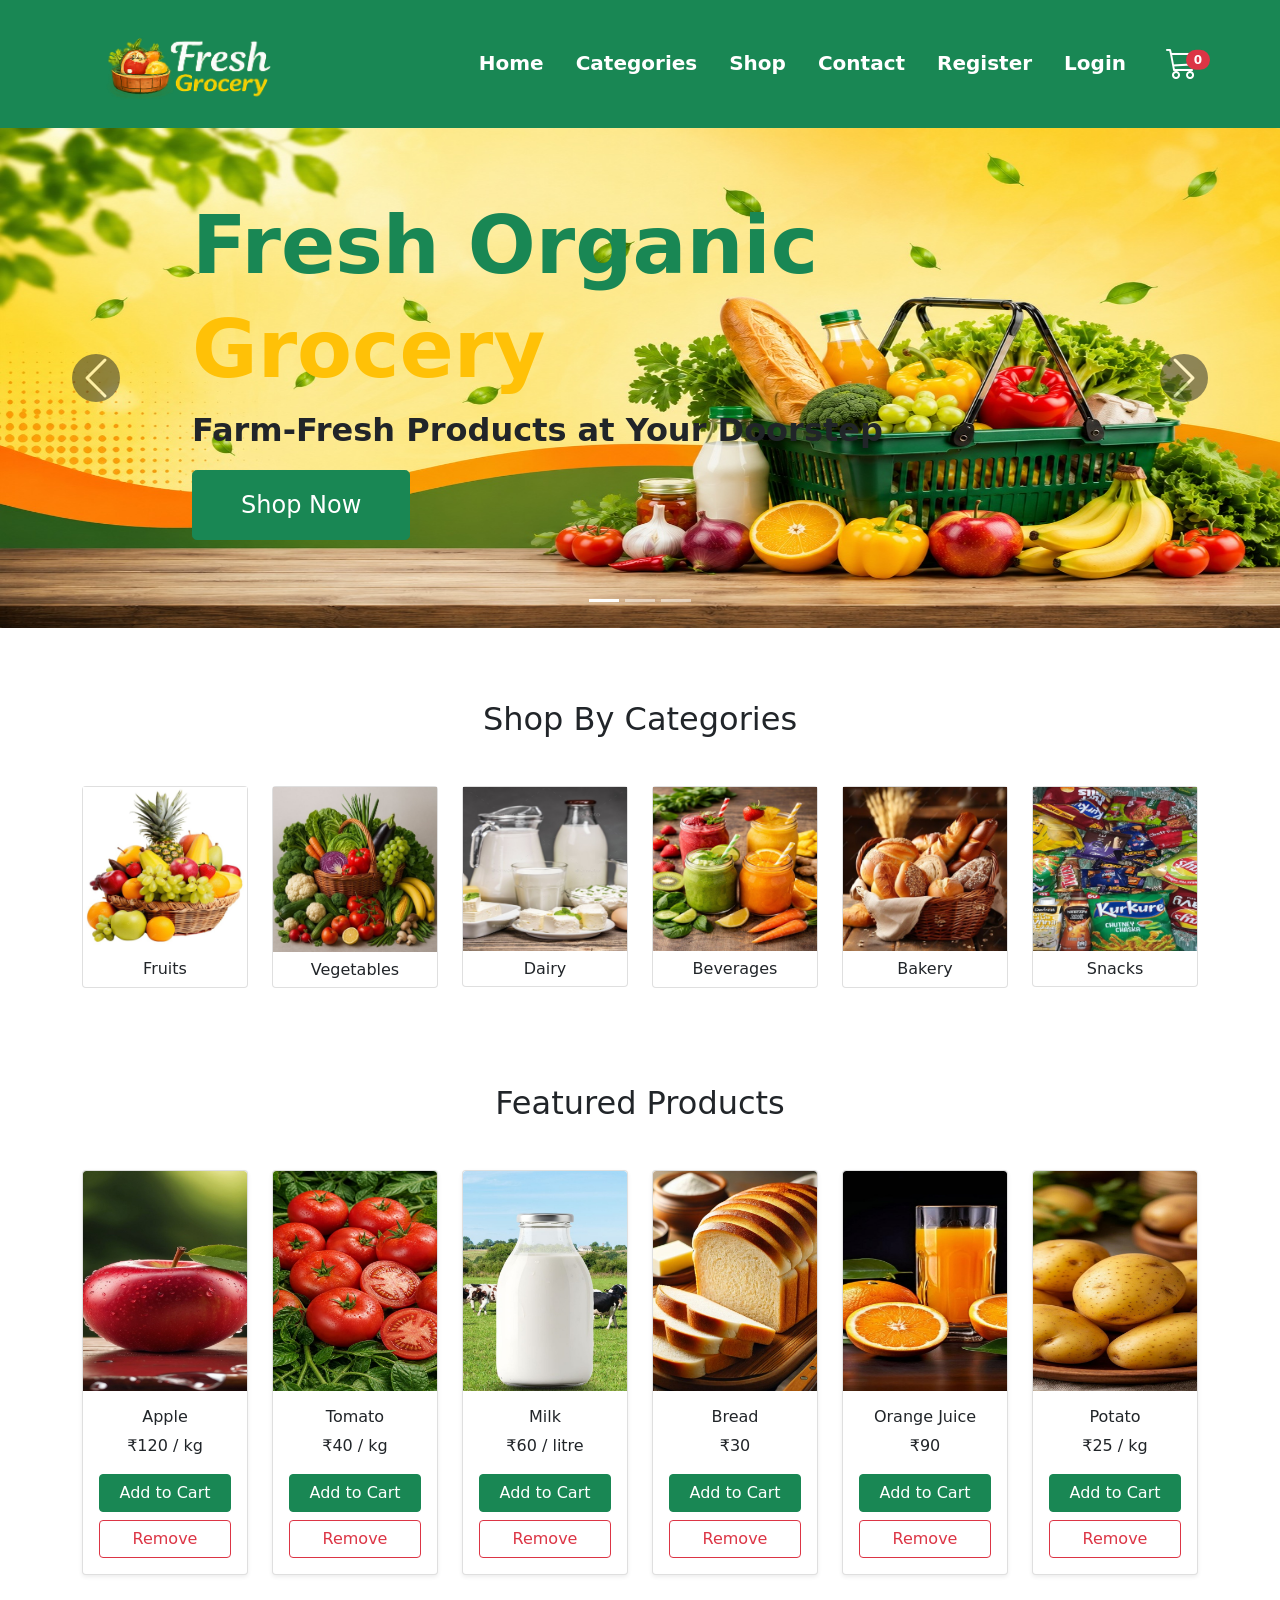
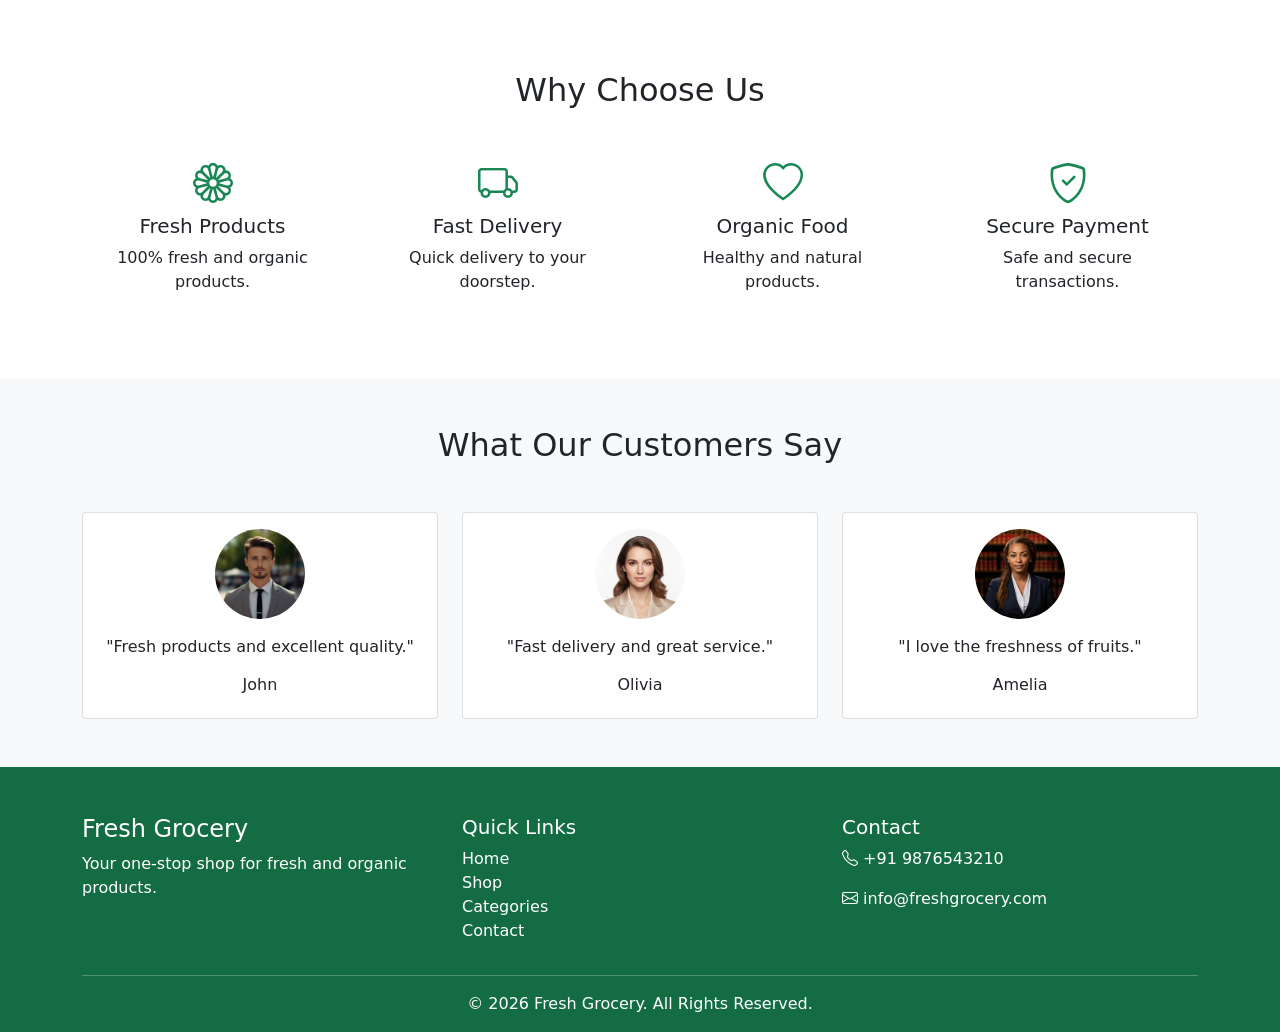
<file: index.html>
<!DOCTYPE html>
<html lang="en">

<head>

    <meta charset="UTF-8">

    <meta name="viewport"
        content="width=device-width, initial-scale=1.0">

    <title>Fresh Grocery</title>

<!----stylesheetlink-->
<link href="css/style.css" rel="stylesheet">
<!-- Bootstrap 5 CSS -->
<link href="css/bootstrap.min.css" rel="stylesheet">

<!-- Font Awesome -->
<link rel="stylesheet" href="css/all.min.css">

<!-- Bootstrap Icons -->
<link rel="stylesheet" href="css/bootstrap-icons.css">
</head>



<body>

<!------------------------ Navbar Start ---------------->
<nav class="navbar navbar-expand-lg navbar-dark bg-success py-3 sticky-top">

 <div class="container">

    <!-- Logo -->

    <a class="navbar-brand" href="#"><img src="images/logo.png"  alt="Logo" width="220px"></a>

    <!-- Mobile Button -->
    <button class="navbar-toggler" type="button" data-bs-toggle="collapse" data-bs-target="#menu">
    <span class="navbar-toggler-icon"></span></button>

<!-- Menu -->

 <div class="collapse navbar-collapse" id="menu">
    <ul class="navbar-nav ms-auto">
    <!-- Home -->
        <li class="nav-item">
        <a class="nav-link active text-white fw-bold fs-5 px-3" href="#"> Home</a>
        </li>

    <!-- Categories -->
        <li class="nav-item">
             <a class="nav-link text-white fw-bold fs-5 px-3" href="categories.html">Categories</a>
        </li>


     <!-- Shop -->
         <li class="nav-item">
            <a class="nav-link text-white fw-bold fs-5 px-3" href="shop.html">Shop</a>
        </li>

  <!-- Contact -->
    <li class="nav-item">
    <a class="nav-link text-white fw-bold fs-5 px-3" href="contact.html"> Contact</a>
    </li>

<!----register-->

<li class="nav-item">
    <a class="nav-link text-white fw-bold fs-5 px-3" href="register.html">Register</a>
</li>
<!----login-->
<li class="nav-item">
<a class="nav-link text-white fw-bold fs-5 px-3" href="login.html">Login</a>
</li>

<!-- Cart -->

    <li class="nav-item ms-lg-4"><a href="#" class="text-white position-relative">

            <i class="bi bi-cart3 fs-2"></i>
        <!----id usethis cartcount-->
        <span id="cartCount" class="position-absolute top-0 start-100 translate-middle badge rounded-pill bg-danger">
            0
        </span>

        </a>
    </li>

</ul>

</div>

</div>
</nav>

<!-----------------------------------Navbar End ------------------------------------>

<!------------------------------Carousel Start ------------------------------------->
   
<div id="slider" class="carousel slide" data-bs-ride="carousel">

    <!-- Indicators -->

    <div class="carousel-indicators">

            <button type="button"
                data-bs-target="#slider"
                data-bs-slide-to="0"
                class="active">
            </button>

            <button type="button"
                data-bs-target="#slider"
                data-bs-slide-to="1">
            </button>

            <button type="button"
                data-bs-target="#slider"
                data-bs-slide-to="2">
            </button>

    </div>

 <!---------- Carousel Images------------->
    <div class="carousel-inner">
    <!-- Slide 1 -->
    <div class="carousel-item active">
    <img src="images/1.jpg" class="d-block w-100">

<!------------Caption --------------------->
<div class="carousel-caption text-start mb-5">
     <h1 class="display-1 fw-bold text-success">Fresh Organic</h1>
        <h1 class="display-1 fw-bold text-warning">Grocery</h1>
            <p class="fs-2 text-dark"> Farm-Fresh Products at Your Doorstep</p>
            <a href="#" class="btn btn-success btn-lg px-5 py-3 fs-4">Shop Now</a>
    </div>

</div>

<!---------Slide 2 --------->
<div class="carousel-item">
    <img src="images/2.jpg" class="d-block w-100">

 <!-- Caption -->

    <div class="carousel-caption text-start mb-5">
        <h1 class="display-1 fw-bold text-success"> Fresh Vegetables </h1>
        <h1 class="display-1 fw-bold text-warning">Daily Sale</h1>
        <p class="fs-2 text-dark">Fresh vegetables and fruits available everyday.</p>
        <a href="#" class="btn btn-success btn-lg px-5 py-3 fs-4">Buy Now</a>

    </div>

</div>

<!---------- Slide 3 ------------>
 <div class="carousel-item">
    <img src="images/3.jpg" class="d-block w-100">
 <!--------- Caption ------------->
<div class="carousel-caption text-start mb-5">
        <h1 class="display-1 fw-bold text-success"> Organic Products </h1>
        <h1 class="display-1 fw-bold text-warning"> Healthy Life</h1>
        <p class="fs-2 text-dark"> 100% organic and healthy grocery products.</p>
         <a href="#" class="btn btn-success btn-lg px-5 py-3 fs-4">Explore</a>

    </div>
</div>
</div>

<!-- Previous Button -->
<button class="carousel-control-prev"
            type="button"
            data-bs-target="#slider"
            data-bs-slide="prev">
 <span class="carousel-control-prev-icon bg-dark rounded-circle p-4"> </span>

</button>
<!-- Next Button -->

        <button class="carousel-control-next"
            type="button"
            data-bs-target="#slider"
            data-bs-slide="next">

            <span class="carousel-control-next-icon bg-dark rounded-circle p-4">
            </span>

        </button>

    </div>

    <!----------------------Carousel End ------------------------->
    

    <!-- Categories -->
    <section class="container py-5">
    <h2 class="section-title mb-5 mt-4">Shop By Categories</h2>

    <div class="row g-4">

        <div class="col-6 col-md-4 col-lg-2">
            <div class="card category text-center ">
                <img src="images/1f.jpg" class="img-fluid">
                <h6 class="mt-2">Fruits</h6>
            </div>
        </div>

        <div class="col-6 col-md-4 col-lg-2">
            <div class="card category text-center ">
                <img src="images/2veg.jpg" class="img-fluid">
                <h6 class="mt-2">Vegetables</h6>
            </div>
        </div>

        <div class="col-6 col-md-4 col-lg-2">
            <div class="card category text-center ">
                <img src="images/4.jpg" class="img-fluid">
                <h6 class="mt-2">Dairy</h6>
            </div>
        </div>

        <div class="col-6 col-md-4 col-lg-2">
            <div class="card category text-center ">
                <img src="images/3j.jpg" class="img-fluid">
                <h6 class="mt-2">Beverages</h6>
            </div>
        </div>

        <div class="col-6 col-md-4 col-lg-2">
            <div class="card category text-center ">
                <img src="images/2bread.jpg" class="img-fluid">
                <h6 class="mt-2">Bakery</h6>
            </div>
        </div>

        <div class="col-6 col-md-4 col-lg-2">
            <div class="card category text-center ">
                <img src="images/5s.jpg" class="img-fluid">
                <h6 class="mt-2">Snacks</h6>
            </div>
        </div>

    </div>
</section>
<!------------end-------->

<!-- Featured Products -->
<section class="container py-5">
    <h2 class="text-center mb-5">Featured Products</h2>

    <div class="row g-4">

        <!-- Apple -->
        <div class="col-6 col-md-4 col-lg-2">
            <div class="card product h-100 shadow-sm">
                <img src="images/apple.jpg" class="card-img-top" alt="Apple">
                <div class="card-body d-flex flex-column text-center">
                    <h6>Apple</h6>
                    <p>₹120 / kg</p>

                    <div class="mt-auto d-grid gap-2">
                        <button class="btn btn-success addCart">Add to Cart</button>
                        <button class="btn btn-outline-danger removeCart">Remove</button>
                    </div>
                </div>
            </div>
        </div>

        <!-- Tomato -->
        <div class="col-6 col-md-4 col-lg-2">
            <div class="card product h-100 shadow-sm">
                <img src="images/Tomato.jpg" class="card-img-top" alt="Tomato">
                <div class="card-body d-flex flex-column text-center">
                    <h6>Tomato</h6>
                    <p>₹40 / kg</p>

                    <div class="mt-auto d-grid gap-2">
                        <button class="btn btn-success addCart">Add to Cart</button>
                        <button class="btn btn-outline-danger removeCart">Remove</button>
                    </div>
                </div>
            </div>
        </div>

        <!-- Milk -->
        <div class="col-6 col-md-4 col-lg-2">
            <div class="card product h-100 shadow-sm">
                <img src="images/Cowmilk.jpg" class="card-img-top" alt="Milk">
                <div class="card-body d-flex flex-column text-center">
                    <h6>Milk</h6>
                    <p>₹60 / litre</p>

                    <div class="mt-auto d-grid gap-2">
                        <button class="btn btn-success addCart">Add to Cart</button>
                        <button class="btn btn-outline-danger removeCart">Remove</button>
                    </div>
                </div>
            </div>
        </div>

        <!-- Bread -->
        <div class="col-6 col-md-4 col-lg-2">
            <div class="card product h-100 shadow-sm">
                <img src="images/breadn.jpg" class="card-img-top" alt="Bread">
                <div class="card-body d-flex flex-column text-center">
                    <h6>Bread</h6>
                    <p>₹30</p>

                    <div class="mt-auto d-grid gap-2">
                        <button class="btn btn-success addCart">Add to Cart</button>
                        <button class="btn btn-outline-danger removeCart">Remove</button>
                    </div>
                </div>
            </div>
        </div>

        <!-- Juice -->
        <div class="col-6 col-md-4 col-lg-2">
            <div class="card product h-100 shadow-sm">
                <img src="images/juice.jpg" class="card-img-top" alt="Juice">
                <div class="card-body d-flex flex-column text-center">
                    <h6>Orange Juice</h6>
                    <p>₹90</p>

                    <div class="mt-auto d-grid gap-2">
                        <button class="btn btn-success addCart">Add to Cart</button>
                        <button class="btn btn-outline-danger removeCart">Remove</button>
                    </div>
                </div>
            </div>
        </div>

        <!-- Potato -->
        <div class="col-6 col-md-4 col-lg-2">
            <div class="card product h-100 shadow-sm">
                <img src="images/potato.jpg" class="card-img-top" alt="Potato">
                <div class="card-body d-flex flex-column text-center">
                    <h6>Potato</h6>
                    <p>₹25 / kg</p>

                    <div class="mt-auto d-grid gap-2">
                        <button class="btn btn-success addCart">Add to Cart</button>
                        <button class="btn btn-outline-danger removeCart">Remove</button>
                    </div>
                </div>
            </div>
        </div>

    </div>
</section>

<!---------end section-->







<!-- Why Choose Us -->
<section class="container py-5">
    <h2 class="section-title mb-4">Why Choose Us</h2>

    <div class="row">

        <div class="col-md-3">
            <div class="icon-box">
                <i class="bi bi-flower1"></i>
                <h5>Fresh Products</h5>
                <p>100% fresh and organic products.</p>
            </div>
        </div>

        <div class="col-md-3">
            <div class="icon-box">
                <i class="bi bi-truck"></i>
                <h5>Fast Delivery</h5>
                <p>Quick delivery to your doorstep.</p>
            </div>
        </div>

        <div class="col-md-3">
            <div class="icon-box">
                <i class="bi bi-heart"></i>
                <h5>Organic Food</h5>
                <p>Healthy and natural products.</p>
            </div>
        </div>

        <div class="col-md-3">
            <div class="icon-box">
                <i class="bi bi-shield-check"></i>
                <h5>Secure Payment</h5>
                <p>Safe and secure transactions.</p>
            </div>
        </div>

    </div>
</section>

<!-- Testimonials -->
<section class="bg-light py-5">
    <div class="container">
        <h2 class="section-title mb-5">What Our Customers Say</h2>

        <div class="row g-4">

            <div class="col-md-4">
                <div class="card p-3 text-center">
                     <img src="images/img1.jpg"alt="Profile Image"class="rounded-circle  mx-auto d-block mb-3" width="90" height="90" >
                    <p>"Fresh products and excellent quality."</p>
                    <h6>John</h6>
                </div>
            </div>

            <div class="col-md-4">
                <div class="card p-3 text-center">
                    <img src="images/img2.jpg"alt="Profile Image"class="rounded-circle  mx-auto d-block mb-3" width="90" height="90" >
                    <p>"Fast delivery and great service."</p>
                    <h6>Olivia</h6>
                </div>
            </div>

            <div class="col-md-4">
                <div class="card p-3 text-center">
                
                     <img src="images/img3.jpg"alt="Profile Image"class="rounded-circle  mx-auto d-block mb-3" width="90" height="90" >
                    <p>"I love the freshness of fruits."</p>
                    <h6>Amelia</h6>
                </div>
            </div>

        </div>
    </div>
</section>

<!-- Footer -->
<footer class="pt-5 pb-3">
    <div class="container">
        <div class="row">

            <div class="col-md-4">
                <h4>Fresh Grocery</h4>
                <p>Your one-stop shop for fresh and organic products.</p>
            </div>

            <div class="col-md-4">
                <h5>Quick Links</h5>
                <ul class="list-unstyled">
                    <li><a href="#">Home</a></li>
                    <li><a href="#">Shop</a></li>
                    <li><a href="#">Categories</a></li>
                    <li><a href="#">Contact</a></li>
                </ul>
            </div>

            <div class="col-md-4">
                <h5>Contact</h5>
                <p><i class="bi bi-telephone"></i> +91 9876543210</p>
                <p><i class="bi bi-envelope"></i> info@freshgrocery.com</p>
            </div>

        </div>

        <hr>

        <div class="text-center">
            © 2026 Fresh Grocery. All Rights Reserved.
        </div>
    </div>
</footer>



    










<!-- Bootstrap JS -->
<script src="js/bootstrap.bundle.min.js"></script>

<!-- Your JS -->
<script src="js/script.js"></script>
    

</body>

</html>
</file>
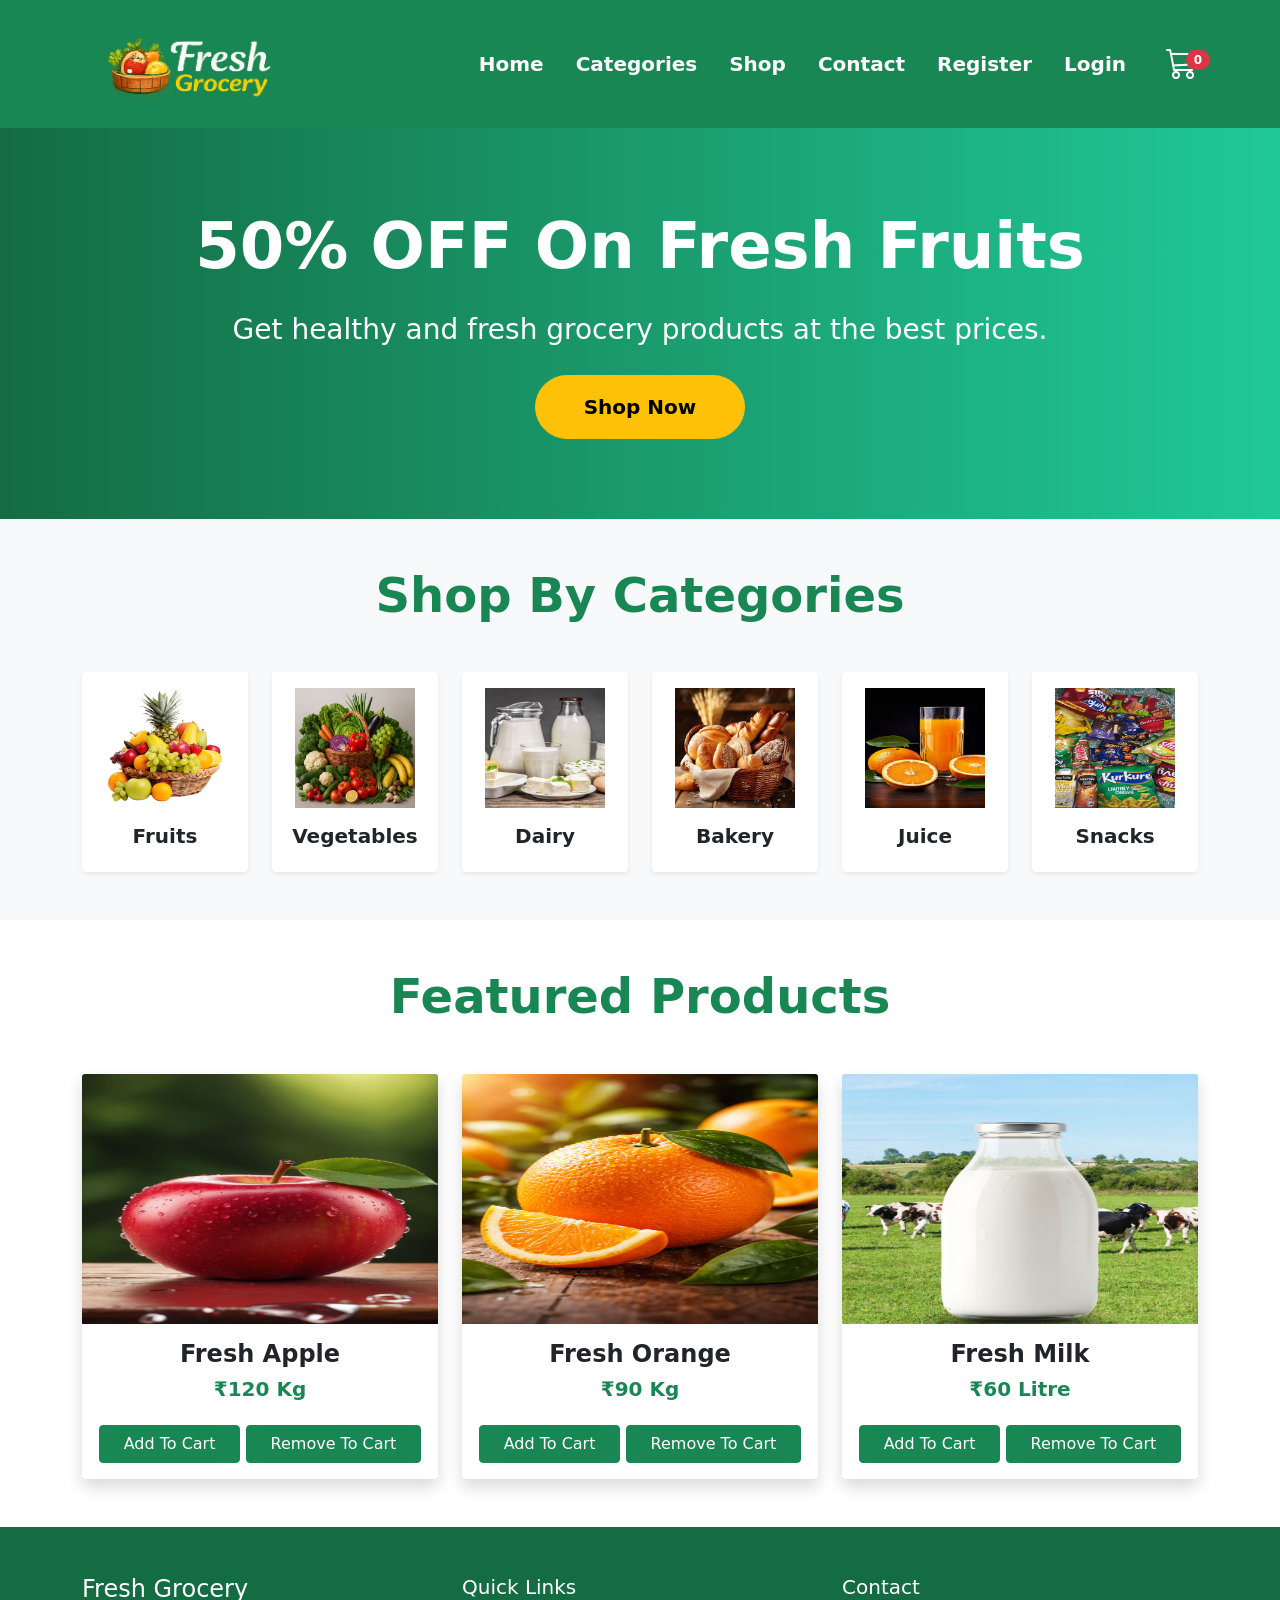
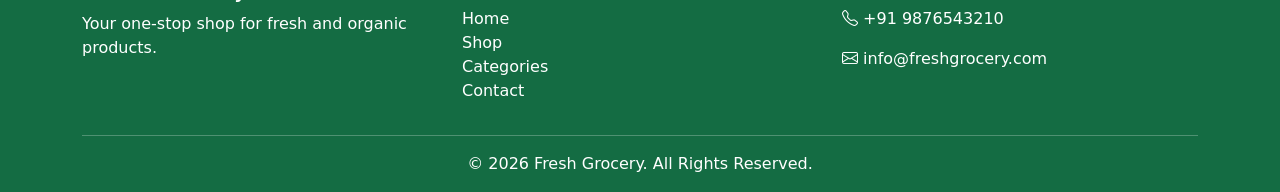
<file: categories.html>
<!DOCTYPE html>
<html lang="en">

<head>

    <meta charset="UTF-8">

    <meta name="viewport"
        content="width=device-width, initial-scale=1.0">

    <title>Fresh Grocery</title>

    <!----stylesheetlink-->
    <link href="css/style.css" rel="stylesheet">
    <!-- Bootstrap 5 CSS -->
    <link href="css/bootstrap.min.css" rel="stylesheet">

    <!-- Font Awesome -->
    <link rel="stylesheet" href="css/all.min.css">

    <!-- Bootstrap Icons -->
    <link rel="stylesheet" href="css/bootstrap-icons.css">

</head>



<body class="m-0 p-0">




<!-- ========================= -->
<!-- Navbar Start -->
<!-- ========================= -->

<nav class="navbar navbar-expand-lg navbar-dark bg-success py-3 sticky-top">

    <div class="container">

        <!-- Logo -->

        <a class="navbar-brand"
            href="#">

            <img src="images/logo.png"
                alt="Logo"
                width="220px">

        </a>





        <!-- Mobile Button -->

        <button class="navbar-toggler"
            type="button"
            data-bs-toggle="collapse"
            data-bs-target="#menu">

            <span class="navbar-toggler-icon"></span>

        </button>







        <!-- Menu -->

        <div class="collapse navbar-collapse"
            id="menu">

            <ul class="navbar-nav ms-auto align-items-lg-center">



                <li class="nav-item">

                    <a class="nav-link active text-white fw-bold fs-5 px-3"
                        href="index.html">

                        Home

                    </a>

                </li>




                <li class="nav-item">

                    <a class="nav-link text-white fw-bold fs-5 px-3"
                        href="categories.html">

                        Categories

                    </a>

                </li>



                
                <li class="nav-item">

                    <a class="nav-link text-white fw-bold fs-5 px-3"
                        href="shop.html">

                        Shop

                    </a>

                </li>





                <li class="nav-item">

                    <a class="nav-link text-white fw-bold fs-5 px-3"
                        href="contact.html">

                        Contact

                    </a>

                </li>


                

                <li class="nav-item">

                    <a class="nav-link text-white fw-bold fs-5 px-3"
                        href="register.html">

                        Register

                    </a>

                </li>



                <li class="nav-item">

                    <a class="nav-link text-white fw-bold fs-5 px-3"
                        href="login.html">

                        Login

                    </a>

                </li>





                <!-- Cart -->

                <li class="nav-item ms-lg-4">

                    <a href="#"
                        class="text-white position-relative">

                        <i class="bi bi-cart3 fs-2"></i>

                        <span id="cartCount" class="position-absolute top-0 start-100 translate-middle badge rounded-pill bg-danger">

                            0

                        </span>

                    </a>

                </li>

            </ul>

        </div>

    </div>

</nav>

<!-- ========================= -->
<!-- Navbar End -->
<!-- ========================= -->









<!-- ========================= -->
<!-- Offer Banner Start -->
<!-- ========================= -->

<section class="offer1 text-white text-center">

    <div class="container">

        <h1 class="fw-bold display-3 mb-4">

            50% OFF On Fresh Fruits

        </h1>

        <p class="fs-3 mb-4">

            Get healthy and fresh grocery products
            at the best prices.

        </p>

        <a href="#"
            class="btn btn-warning btn-lg px-5 py-3 fw-bold rounded-pill">

            Shop Now

        </a>

    </div>

</section>

<!-- ========================= -->
<!-- Offer Banner End -->
<!-- ========================= -->









<!-- ========================= -->
<!-- Categories Start -->
<!-- ========================= -->

<section class="py-5 bg-light">

    <div class="container">

        <h1 class="text-center fw-bold text-success display-5 mb-5">

            Shop By Categories

        </h1>






        <div class="row g-4">





            <!-- Fruits -->

            <div class="col-lg-2 col-md-4 col-6">

                <div class="card border-0 shadow-sm text-center p-3 h-100 rounded-4">

                    <img src="images/1f.jpg"
                        class="img-fluid mb-3"
                        style="height:120px; object-fit:contain;"
                        alt="Fruits">

                    <h5 class="fw-bold">

                        Fruits

                    </h5>

                </div>

            </div>








            <!-- Vegetables -->

            <div class="col-lg-2 col-md-4 col-6">

                <div class="card border-0 shadow-sm text-center p-3 h-100 rounded-4">

                    <img src="images/2veg.jpg"
                        class="img-fluid mb-3"
                        style="height:120px; object-fit:contain;"
                        alt="Vegetables">

                    <h5 class="fw-bold">

                        Vegetables

                    </h5>

                </div>

            </div>








            <!-- Dairy -->

            <div class="col-lg-2 col-md-4 col-6">

                <div class="card border-0 shadow-sm text-center p-3 h-100 rounded-4">

                    <img src="images/4.jpg"
                        class="img-fluid mb-3"
                        style="height:120px; object-fit:contain;"
                        alt="Dairy">

                    <h5 class="fw-bold">

                        Dairy

                    </h5>

                </div>

            </div>








            <!-- Bakery -->

            <div class="col-lg-2 col-md-4 col-6">

                <div class="card border-0 shadow-sm text-center p-3 h-100 rounded-4">

                    <img src="images/2bread.jpg"
                        class="img-fluid mb-3"
                        style="height:120px; object-fit:contain;"
                        alt="Bakery">

                    <h5 class="fw-bold">

                        Bakery

                    </h5>

                </div>

            </div>








            <!-- Juice -->

            <div class="col-lg-2 col-md-4 col-6">

                <div class="card border-0 shadow-sm text-center p-3 h-100 rounded-4">

                    <img src="images/juice.jpg"
                        class="img-fluid mb-3"
                        style="height:120px; object-fit:contain;"
                        alt="Juice">

                    <h5 class="fw-bold">

                        Juice

                    </h5>

                </div>

            </div>








            <!-- Snacks -->

            <div class="col-lg-2 col-md-4 col-6">

                <div class="card border-0 shadow-sm text-center p-3 h-100 rounded-4">

                    <img src="images/5s.jpg"
                        class="img-fluid mb-3"
                        style="height:120px; object-fit:contain;"
                        alt="Snacks">

                    <h5 class="fw-bold">

                        Snacks

                    </h5>

                </div>

            </div>

        </div>

    </div>

</section>

<!-- ========================= -->
<!-- Categories End -->
<!-- ========================= -->









<!-- ========================= -->
<!-- Featured Products Start -->
<!-- ========================= -->

<section class="py-5">

    <div class="container">

        <h1 class="text-center fw-bold text-success display-5 mb-5">

            Featured Products

        </h1>






        <div class="row g-4">





            <!-- Product 1 -->

            <div class="col-lg-4 col-md-6">

                <div class="card border-0 shadow rounded-4 h-100">

                    <img src="images/apple.jpg"
                        class="card-img-top"
                        style="height:250px;"
                        alt="Apple">

                    <div class="card-body text-center">

                        <h4 class="fw-bold">

                            Fresh Apple

                        </h4>
                        
                        <h5 class="text-success fw-bold ">

                            ₹120 Kg

                        </h5>
                       

                        <a href="#"
                            class="btn btn-success mt-3 px-4 addCart">

                            Add To Cart

                        </a>

                         <a href="#"
                            class="btn btn-success mt-3 px-4 removeCart">

                            Remove To Cart

                        </a>

                    </div>

                </div>

            </div>








            <!-- Product 2 -->

            <div class="col-lg-4 col-md-6">

                <div class="card border-0 shadow rounded-4 h-100">

                    <img src="images/orange.jpg"
                        class="card-img-top "
                        style="height:250px;"
                        alt="Orange">

                    <div class="card-body text-center">

                        <h4 class="fw-bold">

                            Fresh Orange

                        </h4>

                        <h5 class="text-success fw-bold ">

                            ₹90 Kg

                        </h5>

                        <a href="#"
                            class="btn btn-success mt-3 px-4 addCart">

                            Add To Cart

                        </a>

                        <a href="#"
                            class="btn btn-success mt-3 px-4 removeCart">

                            Remove To Cart

                        </a>


                    </div>

                </div>

            </div>








            <!-- Product 3 -->

            <div class="col-lg-4 col-md-6">

                <div class="card border-0 shadow rounded-4 h-100">

                    <img src="images/Cowmilk.jpg"
                        class="card-img-top "
                        style="height:250px;"
                        alt="Milk">

                    <div class="card-body text-center">

                        <h4 class="fw-bold">

                            Fresh Milk

                        </h4>

                        <h5 class="text-success fw-bold">

                            ₹60 Litre

                        </h5>

                        <a href="#"
                            class="btn btn-success mt-3 px-4 addCart">

                            Add To Cart

                        </a>

                        <a href="#"
                            class="btn btn-success mt-3 px-4 removeCart">

                            Remove To Cart

                        </a>


                    </div>

                </div>

            </div>

        </div>

    </div>

</section>

<!-- ========================= -->
<!-- Featured Products End -->
<!-- ========================= -->









<!-- ========================= -->
<!-- Footer Start -->
<!-- ========================= -->

<footer class="pt-5 pb-3">

    <div class="container">

        <div class="row">





            <!-- About -->

            <div class="col-md-4">

                <h4>

                    Fresh Grocery

                </h4>

           

                <p>

                    Your one-stop shop for fresh and organic products.

                </p>

            </div>






            <!-- Links -->

            <div class="col-md-4">

                <h5>

                    Quick Links

                </h5>

                <ul class="list-unstyled">

                    <li><a href="#">Home</a></li>

                    <li><a href="#">Shop</a></li>

                    <li><a href="#">Categories</a></li>

                    <li><a href="#">Contact</a></li>

                </ul>

            </div>






            <!-- Contact -->

            <div class="col-md-4">

                <h5>

                    Contact

                </h5>

                <p>

                    <i class="bi bi-telephone"></i>
                    +91 9876543210

                </p>

                <p>

                    <i class="bi bi-envelope"></i>
                    info@freshgrocery.com

                </p>

            </div>

        </div>





        <hr>





        <div class="text-center">

            © 2026 Fresh Grocery. All Rights Reserved.

        </div>

    </div>

</footer>

<!-- ========================= -->
<!-- Footer End -->
<!-- ========================= -->








<!-- Bootstrap JS -->
<script src="js/bootstrap.bundle.min.js"></script>

<!-- Your JS -->
<script src="js/script.js"></script>

</body>

</html>
</file>
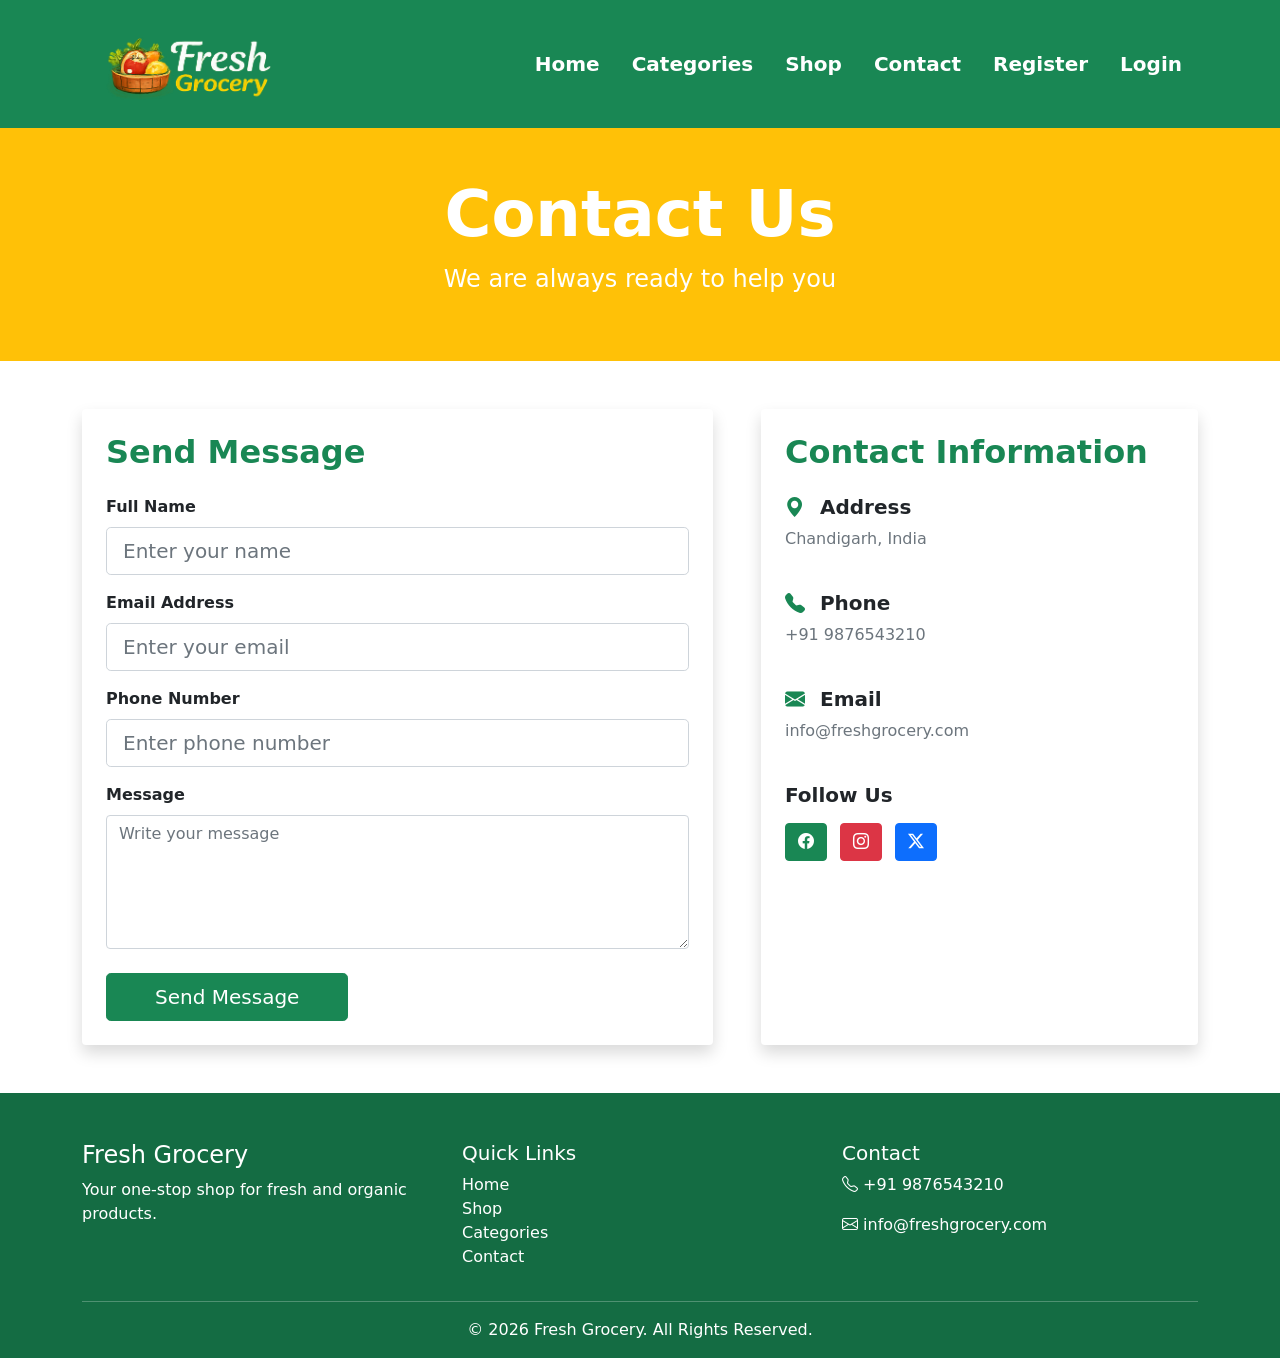
<file: contact.html>
<!DOCTYPE html>
<html lang="en">

<head>

    <meta charset="UTF-8">

    <meta name="viewport"
        content="width=device-width, initial-scale=1.0">

    <title>Fresh Grocery</title>


    <!----stylesheetlink-->
    <link href="css/style.css" rel="stylesheet">
    <!-- Bootstrap 5 CSS -->
    <link href="css/bootstrap.min.css" rel="stylesheet">

    <!-- Font Awesome -->
    <link rel="stylesheet" href="css/all.min.css">

    <!-- Bootstrap Icons -->
    <link rel="stylesheet" href="css/bootstrap-icons.css">
    

</head>

<style>



</style>

<body class="m-0 p-0">




<!-- ========================= -->
<!-- Navbar Start -->
<!-- ========================= -->

<nav class="navbar navbar-expand-lg navbar-dark bg-success py-3 sticky-top">

    <div class="container">

        <!-- Logo -->

    <a class="navbar-brand" href="#">
        <img src="images/logo.png" alt="Logo" width="220px">
    </a>

<!-- Mobile Button -->

<button class="navbar-toggler"  type="button" data-bs-toggle="collapse" data-bs-target="#menu">
        <span class="navbar-toggler-icon"></span>
</button>

<!-- Menu -->

        <div class="collapse navbar-collapse" id="menu">
        <ul class="navbar-nav ms-auto align-items-lg-center">
         <li class="nav-item">
            <a class="nav-link active text-white fw-bold fs-5 px-3" href="index.html">Home</a>

         </li>

         <li class="nav-item">
            <a class="nav-link text-white fw-bold fs-5 px-3" href="categories.html">Categories</a>

        </li>

        <li class="nav-item">
         <a class="nav-link text-white fw-bold fs-5 px-3" href="shop.html">Shop</a>
        </li>
        <li class="nav-item">
         <a class="nav-link text-white fw-bold fs-5 px-3"  href="contact.html">Contact </a>
        </li>


    <li class="nav-item">
        <a class="nav-link text-white fw-bold fs-5 px-3" href="register.html">
            Register

        </a>

    </li>

                
    <li class="nav-item">

        <a class="nav-link text-white fw-bold fs-5 px-3" href="login.html">Login</a>

    </li>

<!-- Cart -->

                
            </ul>

        </div>

    </div>

</nav>

<!-- ---------------- Navbar End--------- -->

<!------------Contact Banner Start -------->


<section class="bg-warning py-5">

    <div class="container text-center text-white">

        <h1 class="display-3 fw-bold">

            Contact Us

        </h1>

        <p class="fs-4">

            We are always ready to help you

        </p>

    </div>

</section>

<!----- Contact Banner End -------->

<!-------- Contact Section Start ----------->

<section class="py-5">
    <div class="container">
        <div class="row g-5">
         <!-- Contact Form -->

            <div class="col-lg-7">

                <div class="card border-0 shadow p-4">

                    <h2 class="fw-bold text-success mb-4">Send Message</h2>

<form id="contactForm">
<!-- Name -->
<div class="mb-3">
<label class="form-label fw-bold">Full Name</label>
<input type="text" id="name" class="form-control form-control-lg" placeholder="Enter your name"> </div>
<!-- Email -->

<div class="mb-3">
<label class="form-label fw-bold"> Email Address</label>
<input type="email" id="email" class="form-control form-control-lg" placeholder="Enter your email"></div>
<!-- Phone -->
<div class="mb-3">
    <label class="form-label fw-bold">Phone Number </label>
    <input type="text" id="phone" class="form-control form-control-lg" placeholder="Enter phone number">
</div>
<!-- Message -->
<div class="mb-4">
    <label class="form-label fw-bold">Message</label>
    <textarea id="message" class="form-control" rows="5" placeholder="Write your message"></textarea>
</div>

<!-- Button -->

<button class="btn btn-success btn-lg px-5">Send Message</button>

</form>
 </div>
</div>

<!-- Contact Info -->

            <div class="col-lg-5">

                <div class="card border-0 shadow p-4 h-100">

                    <h2 class="fw-bold text-success mb-4">

                        Contact Information

                    </h2>







                    <div class="mb-4">

                        <h5 class="fw-bold">

                            <i class="bi bi-geo-alt-fill text-success me-2"></i>

                            Address

                        </h5>

                        <p class="text-muted">

                            Chandigarh, India

                        </p>

                    </div>








                    <div class="mb-4">

                        <h5 class="fw-bold">

                           <i class="bi bi-telephone-fill text-success me-2"></i>

                            Phone

                        </h5>

                        <p class="text-muted">

                            +91 9876543210

                        </p>

                    </div>








                    <div class="mb-4">

                        <h5 class="fw-bold">

                            <i class="bi bi-envelope-fill text-success me-2"></i>

                            Email

                        </h5>

                        <p class="text-muted">

                            info@freshgrocery.com

                        </p>

                    </div>








                    <div>

                        <h5 class="fw-bold mb-3">

                            Follow Us

                        </h5>

                        <a href="#"
                           class="btn btn-success me-2">

                            <i class="bi bi-facebook"></i>

                        </a>

                        <a href="#"
                           class="btn btn-danger me-2">

                           <i class="bi bi-instagram"></i>
                        </a>

                        <a href="#"
                           class="btn btn-primary me-2">

                            <i class="bi bi-twitter-x"></i>

                        </a>

                    </div>

                </div>

            </div>

        </div>

    </div>

</section>

<!-- ========================= -->
<!-- Contact Section End -->
<!-- ========================= -->










<!-- ========================= -->
<!-- Footer Start -->
<!-- ========================= -->

<footer class="pt-5 pb-3">

    <div class="container">

        <div class="row">





            <!-- About -->

            <div class="col-md-4">

                <h4>

                    Fresh Grocery

                </h4>

                <p>

                    Your one-stop shop for fresh and organic products.

                </p>

            </div>






            <!-- Links -->

            <div class="col-md-4">

                <h5>

                    Quick Links

                </h5>

                <ul class="list-unstyled">

                    <li><a href="#">Home</a></li>

                    <li><a href="#">Shop</a></li>

                    <li><a href="#">Categories</a></li>

                    <li><a href="#">Contact</a></li>

                </ul>

            </div>






            <!-- Contact -->

            <div class="col-md-4">

                <h5>

                    Contact

                </h5>

                <p>

                    <i class="bi bi-telephone"></i>
                    +91 9876543210

                </p>

                <p>

                    <i class="bi bi-envelope"></i>
                    info@freshgrocery.com

                </p>

            </div>

        </div>





        <hr>





        <div class="text-center">

            © 2026 Fresh Grocery. All Rights Reserved.

        </div>

    </div>

</footer>

<!-- ========================= -->
<!-- Footer End -->
<!-- ========================= -->








<!-- Bootstrap JS -->

<script src="js/bootstrap.bundle.min.js"></script>
<script src="js/script.js"></script>

</body>

</html>
</file>
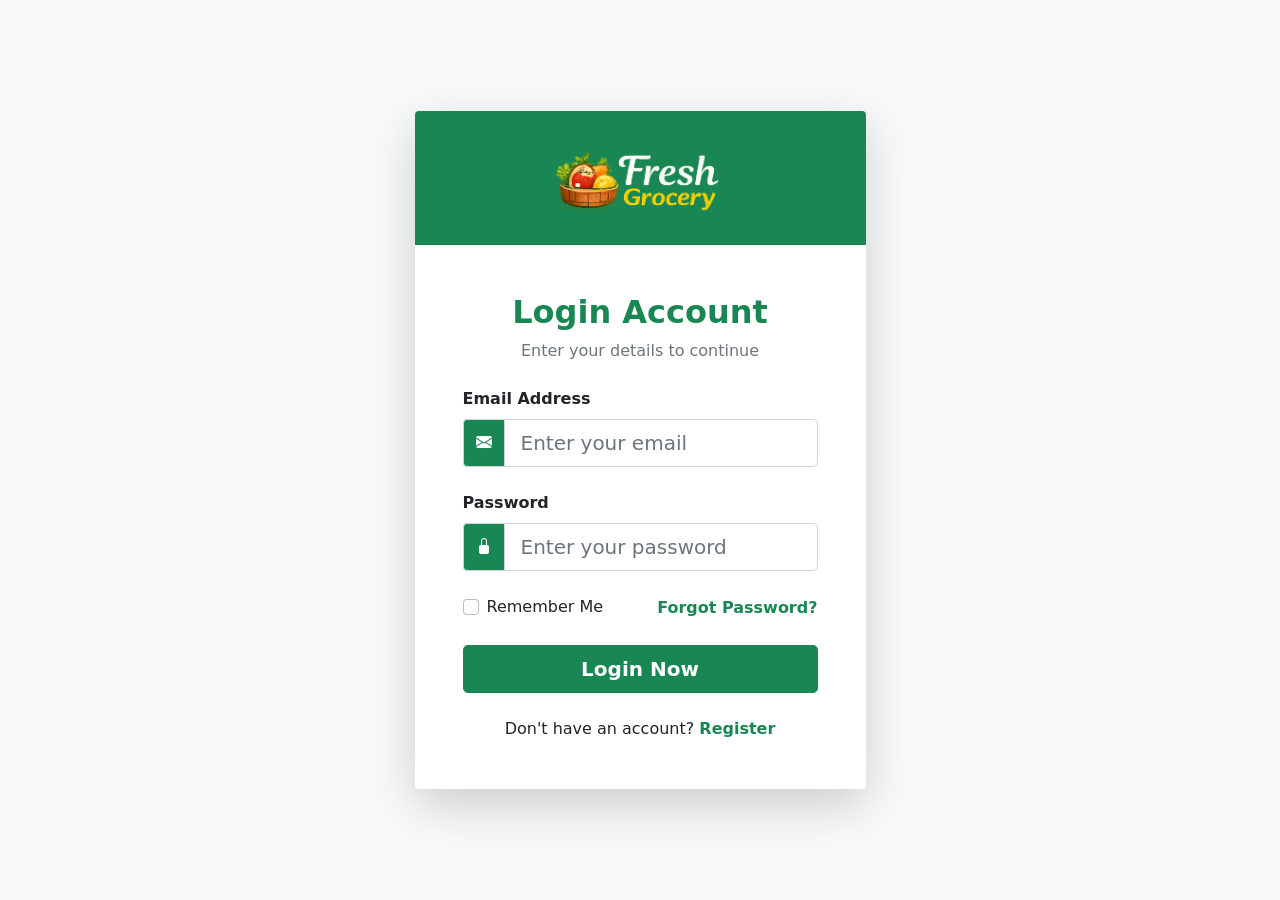
<file: login.html>
<!DOCTYPE html>
<html lang="en">

<head>

    <meta charset="UTF-8">

    <meta name="viewport" content="width=device-width, initial-scale=1.0">

    <title>Fresh Grocery Login</title>

    <!----stylesheetlink-->
<link href="css/style.css" rel="stylesheet">

    <!-- Bootstrap 5 CSS -->

    <link href="css/bootstrap.min.css"
        rel="stylesheet">

    <!-- Bootstrap Icons -->

    <link rel="stylesheet"
        href="css/bootstrap-icons.css">

</head>

<body class="bg-light">







<!-- ========================= -->
<!-- Login Section Start -->
<!-- ========================= -->

<section class="min-vh-100 d-flex align-items-center py-5">

    <div class="container">

        <div class="row justify-content-center">

            <div class="col-lg-5 col-md-7 col-sm-10">







                <!-- Card Start -->

                <div class="card border-0 shadow-lg rounded-4 overflow-hidden">







                    <!-- Top Header -->

                    <div class="bg-success text-center text-white py-4">
                        <img src="images/logo.png"
                        alt="Logo"
                         width="220">
                        
                        
                

                        

                    </div>








                    <!-- Card Body -->

                    <div class="card-body p-4 p-lg-5">







                        <!-- Heading -->

                        <div class="text-center mb-4">

                            <h2 class="fw-bold text-success">

                                Login Account

                            </h2>

                            <p class="text-muted">

                                Enter your details to continue

                            </p>

                        </div>








                        <!-- Form Start -->

                        <form id="loginform">







                            <!-- Email -->

                            <div class="mb-4">

                                <label class="form-label fw-bold">

                                    Email Address

                                </label>

                                <div class="input-group">

                                    <span class="input-group-text bg-success text-white">

                                        <i class="bi bi-envelope-fill"></i>

                                    </span>

                                    <input type="email"   id="loginEmail"
                                        class="form-control form-control-lg"
                                        placeholder="Enter your email">
                                        

                                </div>

                            </div>









                            <!-- Password -->

                            <div class="mb-4">

                                <label class="form-label fw-bold">

                                    Password

                                </label>

                                <div class="input-group">

                                    <span class="input-group-text bg-success text-white">

                                        <i class="bi bi-lock-fill"></i>

                                    </span>

                                   <input type="password"
                                id="loginPassword"
                        class="form-control form-control-lg"
                            placeholder="Enter your password">

                                </div>

                            </div>









                            <!-- Remember + Forgot -->

                            <div class="d-flex justify-content-between align-items-center mb-4">

                                <div class="form-check">

                                    <input class="form-check-input"
                                        type="checkbox"
                                        id="remember">

                                    <label class="form-check-label"
                                        for="remember">

                                        Remember Me

                                    </label>

                                </div>





                                <a href="#"
                                    class="text-success fw-bold text-decoration-none">

                                    Forgot Password?

                                </a>

                            </div>









                            <!-- Login Button -->

                            <div class="d-grid mb-4">

                                <button type="submit" class="btn btn-success btn-lg fw-bold">

                                    Login Now

                                </button>

                            </div>









                            <!-- Register -->

                            <div class="text-center">

                                <p class="mb-0">

                                    Don't have an account?

                                    <a href="register.html"
                                        class="text-success fw-bold text-decoration-none">

                                        Register

                                    </a>

                                </p>

                            </div>

                        </form>

                        <!-- Form End -->

                    </div>

                </div>

                <!-- Card End -->

            </div>

        </div>

    </div>

</section>

<!-- ========================= -->
<!-- Login Section End -->
<!-- ========================= -->








<!-- Bootstrap JS -->


<script src="js/bootstrap.bundle.min.js"></script>
<script src="js/script.js"></script>

</body>

</html>
</file>
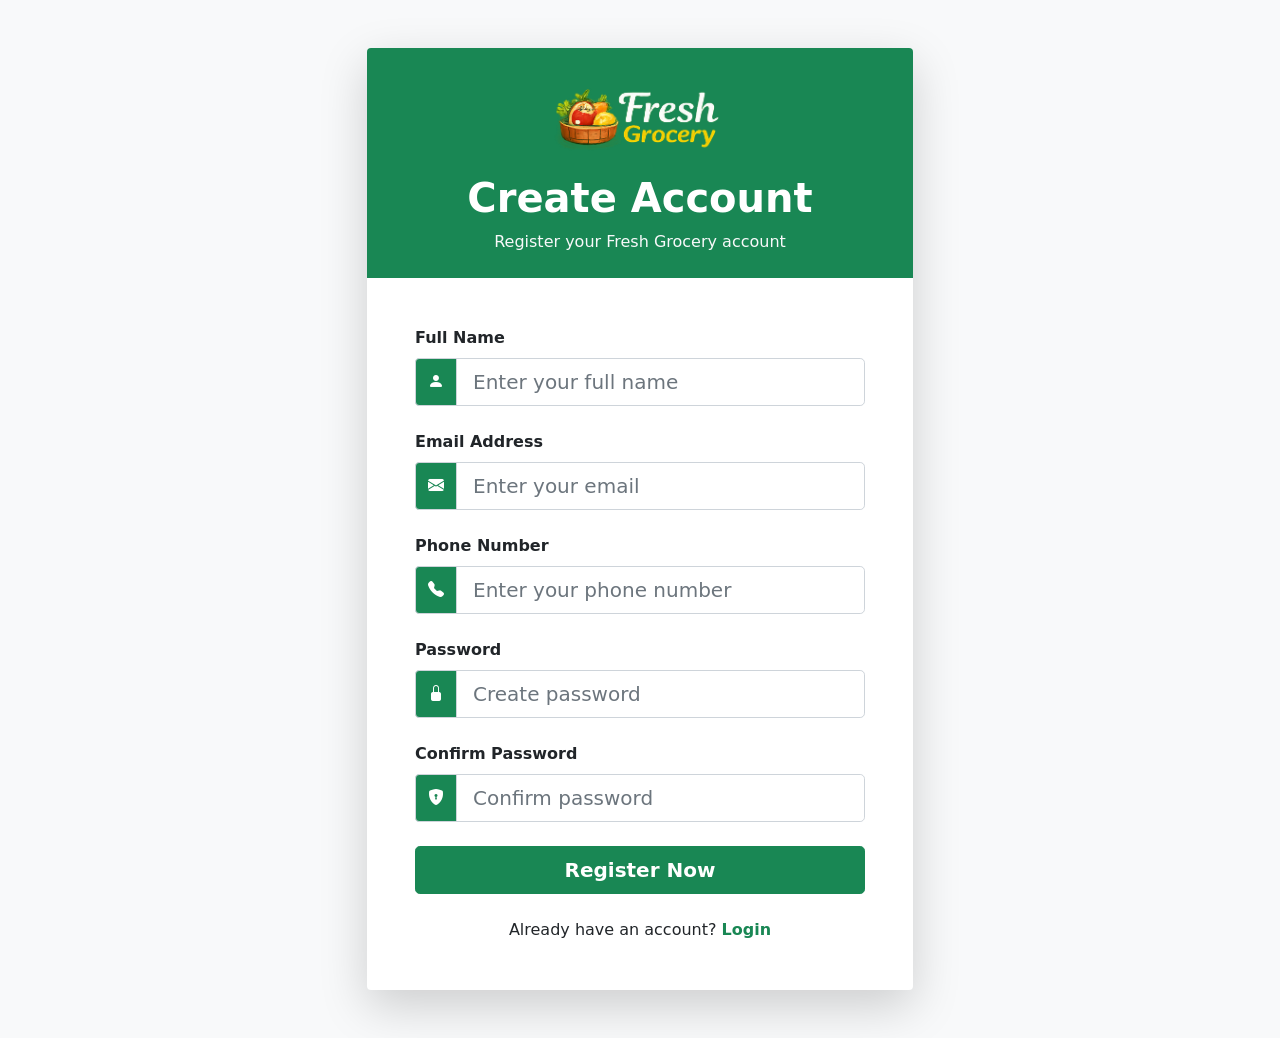
<file: register.html>
<!DOCTYPE html>
<html lang="en">

<head>

    <meta charset="UTF-8">

    <meta name="viewport"
        content="width=device-width, initial-scale=1.0">

    <title>Register Page</title>



<!----stylesheetlink-->
<link href="css/style.css" rel="stylesheet">

    <!-- Bootstrap 5 CSS -->

    <link href="css/bootstrap.min.css"
        rel="stylesheet">




    <!-- Bootstrap Icons -->

    <link rel="stylesheet"
        href="css/bootstrap-icons.css">

</head>

<body class="bg-light">




<!-- ========================= -->
<!-- Register Section Start -->
<!-- ========================= -->

<section class="min-vh-100 d-flex align-items-center py-5">

    <div class="container">

        <div class="row justify-content-center">

            <div class="col-lg-6 col-md-8 col-sm-10">






                <!-- Card Start -->

                <div class="card border-0 shadow-lg rounded-4 overflow-hidden">








                    <!-- Top Header -->

                    <div class="bg-success text-center py-4 rounded-top-4">




                        <!-- Logo -->

                        <img src="images/logo.png"
                            alt="Logo"
                            width="220">






                        <!-- Heading -->

                        <h1 class="fw-bold text-white mt-3">

                            Create Account

                        </h1>






                        <!-- Paragraph -->

                        <p class="text-light mb-0">

                            Register your Fresh Grocery account

                        </p>

                    </div>










                    <!-- Card Body -->

                    <div class="card-body p-4 p-lg-5">








                        <!-- Form Start -->

                        <form id="registerForm">







                            <!-- Full Name -->

                            <div class="mb-4">

                                <label class="form-label fw-bold">

                                    Full Name

                                </label>

                                <div class="input-group">

                                    <span class="input-group-text bg-success text-white">

                                        <i class="bi bi-person-fill"></i>

                                    </span>

                                    <input type="text" id="fullname"
                                        class="form-control form-control-lg"
                                        placeholder="Enter your full name">

                                </div>

                            </div>









                            <!-- Email -->

                            <div class="mb-4">

                                <label class="form-label fw-bold">

                                    Email Address

                                </label>

                                <div class="input-group">

                                    <span class="input-group-text bg-success text-white">

                                        <i class="bi bi-envelope-fill"></i>

                                    </span>

                                    <input type="email" id="emails"
                                        class="form-control form-control-lg"
                                        placeholder="Enter your email">

                                </div>

                            </div>










                            <!-- Phone -->

                            <div class="mb-4">

                                <label class="form-label fw-bold">

                                    Phone Number

                                </label>

                                <div class="input-group">

                                    <span class="input-group-text bg-success text-white">

                                        <i class="bi bi-telephone-fill"></i>

                                    </span>

                                    <input type="text" id="phoneno"
                                        class="form-control form-control-lg"
                                        placeholder="Enter your phone number">

                                </div>

                            </div>










                            <!-- Password -->

                            <div class="mb-4">

                                <label class="form-label fw-bold">

                                    Password

                                </label>

                                <div class="input-group">

                                    <span class="input-group-text bg-success text-white">

                                        <i class="bi bi-lock-fill"></i>

                                    </span>

                                    <input type="password" id="createpassword"
                                        class="form-control form-control-lg"
                                        placeholder="Create password">

                                </div>

                            </div>










                            <!-- Confirm Password -->

                            <div class="mb-4">

                                <label class="form-label fw-bold">

                                    Confirm Password

                                </label>

                                <div class="input-group">

                                    <span class="input-group-text bg-success text-white">

                                        <i class="bi bi-shield-lock-fill"></i>

                                    </span>

                                    <input type="password" id="confrompassword"
                                        class="form-control form-control-lg"
                                        placeholder="Confirm password">

                                </div>

                            </div>










                            <!-- Register Button -->

                            <div class="d-grid mb-4">

                                <button class="btn btn-success btn-lg fw-bold">

                                    Register Now

                                </button>

                            </div>










                            <!-- Login Link -->

                            <div class="text-center">

                                <p class="mb-0">

                                    Already have an account?

                                    <a href="#"
                                        class="text-success fw-bold text-decoration-none">

                                        Login

                                    </a>

                                </p>

                            </div>

                        </form>

                        <!-- Form End -->

                    </div>

                </div>

                <!-- Card End -->

            </div>

        </div>

    </div>

</section>

<!-- ========================= -->
<!-- Register Section End -->
<!-- ========================= -->









<!-- Bootstrap JS -->

<script src="js/bootstrap.bundle.min.js"></script>
<script src="js/script.js"></script>

</body>

</html>
</file>
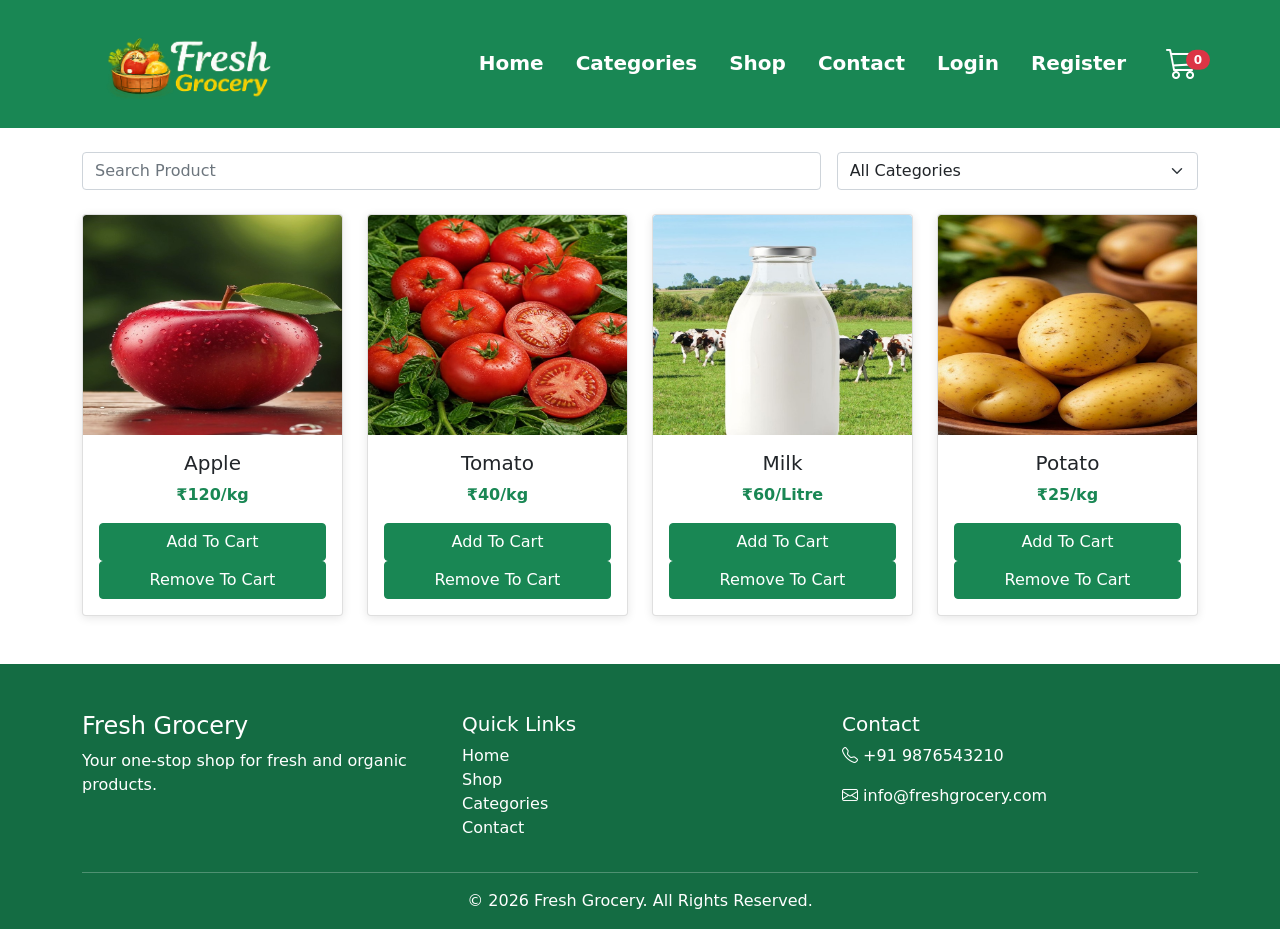
<file: shop.html>
<!DOCTYPE html>
<html lang="en">

<head>

    <meta charset="UTF-8">

    <meta name="viewport"
        content="width=device-width, initial-scale=1.0">

    <title>Fresh Grocery</title>

<!----stylesheetlink-->
<link href="css/style.css" rel="stylesheet">

<!-- Bootstrap 5 CSS -->
<link href="css/bootstrap.min.css" rel="stylesheet">

<!-- Font Awesome -->
<link rel="stylesheet" href="css/all.min.css">

<!-- Bootstrap Icons -->
<link rel="stylesheet" href="css/bootstrap-icons.css">
</head>


<body>







    <!-- ========================= -->
    <!-- Navbar Start -->
    <!-- ========================= -->

    <nav class="navbar navbar-expand-lg navbar-dark bg-success py-3 sticky-top">

        <div class="container">




            <!-- Logo -->

            <a class="navbar-brand"
                href="#">

                <img src="images/logo.png"
                    alt="Logo"
                    width="220px">

            </a>






            <!-- Mobile Button -->

            <button class="navbar-toggler"
                type="button"
                data-bs-toggle="collapse"
                data-bs-target="#menu">

                <span class="navbar-toggler-icon"></span>

            </button>








            <!-- Menu -->

            <div class="collapse navbar-collapse"
                id="menu">

                <ul class="navbar-nav ms-auto">





                    <!-- Home -->

                    <li class="nav-item">

                        <a class="nav-link active text-white fw-bold fs-5 px-3"
                            href="index.html">

                            Home

                        </a>

                    </li>












                    <!-- Categories -->

                    <li class="nav-item">

                        <a class="nav-link text-white fw-bold fs-5 px-3"
                            href="categories.html">

                            Categories

                        </a>

                    </li>



                    
                    <!-- Shop -->

                    <li class="nav-item">

                        <a class="nav-link text-white fw-bold fs-5 px-3"
                            href="shop.html">

                            Shop

                        </a>

                    </li>





                    <!-- Offers -->

                    <li class="nav-item">

                        <a class="nav-link text-white fw-bold fs-5 px-3"
                            href="contact.html">

                                 Contact
                        </a>

                    </li>








                    <!-- Contact -->

                    <li class="nav-item">

                        <a class="nav-link text-white fw-bold fs-5 px-3"
                            href="login.html">

                        Login

                        </a>

                    </li>

                       <li class="nav-item">

                        <a class="nav-link text-white fw-bold fs-5 px-3"
                            href="register.html">

                        Register

                        </a>

                    </li>







                    <!-- Cart -->

                    <li class="nav-item ms-lg-4">
    <a href="#" class="text-white position-relative">

        <i class="bi bi-cart3 fs-2"></i>

        <span id="cartCount" class="position-absolute top-0 start-100 translate-middle badge rounded-pill bg-danger">
            0
        </span>

    </a>
</li>

                </ul>

            </div>

        </div>

    </nav>

    <!-- ========================= -->
    <!-- Navbar End -->
    <!-- ========================= -->



<!-- Search & Filter -->
<section class="container py-4">

    <div class="row g-3">

        <div class="col-md-8">
          <input type="text" id="searchBox" class="form-control" placeholder="Search Product">
        </div>

        <div class="col-md-4">
        <select id="category" class="form-select">
            <option value="all">All Categories</option>
            <option value="Fruits">Fruits</option>
            <option value="Vegetables">Vegetables</option>
            <option value="Dairy">Dairy</option>
            <option value="Bakery">Bakery</option>
        </select>
        </div>

    </div>

</section>

<!-- Products -->
<section class="container pb-5">

    <div class="row g-4">

        <!-- Product 1 -->
        <div class="col-6 col-md-4 col-lg-3  product-item" data-category="Fruits">
            <div class="card product">
                <img src="images/apple.jpg" class="card-img-top">
                <div class="card-body text-center">
                    <h5>Apple</h5>
                    <p class="price">₹120/kg</p>
                    <button class="btn btn-success w-100 addCart">
                        Add To Cart
                    </button>
                     <button class="btn btn-success w-100  removeCart">
                        Remove To Cart
                    </button>
                </div>
            </div>
        </div>

        <!-- Product 2 -->
        <div class="col-6 col-md-4 col-lg-3 product-item"  data-category="Vegetables">
            <div class="card product">
                <img src="images/Tomato.jpg" class="card-img-top">
                <div class="card-body text-center">
                    <h5>Tomato</h5>
                    <p class="price">₹40/kg</p>
                    <button class="btn btn-success w-100 addCart">
                        Add To Cart
                    </button>
                       <button class="btn btn-success w-100 removeCart">
                        Remove To Cart
                    </button>
                </div>
            </div>
        </div>

        <!-- Product 3 -->
        <div class="col-6 col-md-4 col-lg-3 product-item" data-category="Dairy">
            <div class="card product">
                <img src="images/Cowmilk.jpg" class="card-img-top">
                <div class="card-body text-center">
                    <h5>Milk</h5>
                    <p class="price">₹60/Litre</p>
                    <button class="btn btn-success w-100 addCart">
                        Add To Cart
                    </button>
                       <button class="btn btn-success w-100 removeCart">
                        Remove To Cart
                    </button>
                </div>
            </div>
        </div>

        <!-- Product 4 -->
        <div class="col-6 col-md-4 col-lg-3 product-item" data-category="Vegetables">
            <div class="card product">
                <img src="images/potato.jpg" class="card-img-top">
                <div class="card-body text-center">
                    <h5>Potato</h5>
                    <p class="price">₹25/kg</p>
                    <button class="btn btn-success w-100 addCart">
                        Add To Cart
                    </button>
                       <button class="btn btn-success w-100 removeCart">
                        Remove To Cart
                    </button>
                </div>
            </div>
        </div>

    </div>

</section>

<!-- Footer -->
<footer class="pt-5 pb-3">
    <div class="container">
        <div class="row">

            <div class="col-md-4">
                <h4>Fresh Grocery</h4>
                <p>Your one-stop shop for fresh and organic products.</p>
            </div>

            <div class="col-md-4">
                <h5>Quick Links</h5>
                <ul class="list-unstyled">
                    <li><a href="#">Home</a></li>
                    <li><a href="#">Shop</a></li>
                    <li><a href="#">Categories</a></li>
                    <li><a href="#">Contact</a></li>
                </ul>
            </div>

            <div class="col-md-4">
                <h5>Contact</h5>
                <p><i class="bi bi-telephone"></i> +91 9876543210</p>
                <p><i class="bi bi-envelope"></i> info@freshgrocery.com</p>
            </div>

        </div>

        <hr>

        <div class="text-center">
            © 2026 Fresh Grocery. All Rights Reserved.
        </div>
    </div>
</footer>



    










    <!-- Bootstrap JS -->

    <script src="js/bootstrap.bundle.min.js"></script>
     <script src="js/script.js"> </script>


</body>

</html>
</file>
<file: css/style.css>
.bg-dark {
    --bs-bg-opacity: 1;
    background-color: rgb(25 135 84) !important;
}

footer{
    background:#146c43;
    color:white;
}

footer a{
    color:white;
    text-decoration:none;
}


.icon-box{
    text-align:center;
    padding:20px;
}

.icon-box i{
    font-size:40px;
    color:#198754;
}

.card{
    transition:0.3s;
}

.card:hover{
    transform:translateY(-5px);
}

h2.section-title {
    text-align: center;
    
}


.offer{
    background:#198754;
    color:white;
    padding:60px 20px;
}


.text-dark {
    --bs-text-opacity: 1;
    color: rgba(var(--bs-dark-rgb), var(--bs-text-opacity)) !important;
    font-weight: 600;
}

.btn-light{
    width:60px;
    height:60px;
    padding:0 !important;
    display:flex;
    justify-content:center;
    align-items:center;
    border-radius:10px;
}



img.d-block.w-100 {
    height: 500px;
    background-size: cover;
}


/* Contact */



.offer1{
    background:linear-gradient(to right,#146c43,#20c997);
    padding:80px 20px;
}






/* Banner */
.shop-banner{
    background:#198754;
    color:white;
    padding:60px 0;
    text-align:center;
}

/* Product Card */
.product{
    border:none;
    border-radius:15px;
    overflow:hidden;
    box-shadow:0 2px 10px rgba(0,0,0,.1);
    transition:.3s;
}

.product:hover{
    transform:translateY(-5px);
}

.product img{
    height:220px;
    object-fit:cover;
}

.price{
    color:#198754;
    font-weight:bold;
}

footer{
    background:#146c43;
    color:white;
}

footer a{
    color:white;
    text-decoration:none;
}
</file>
